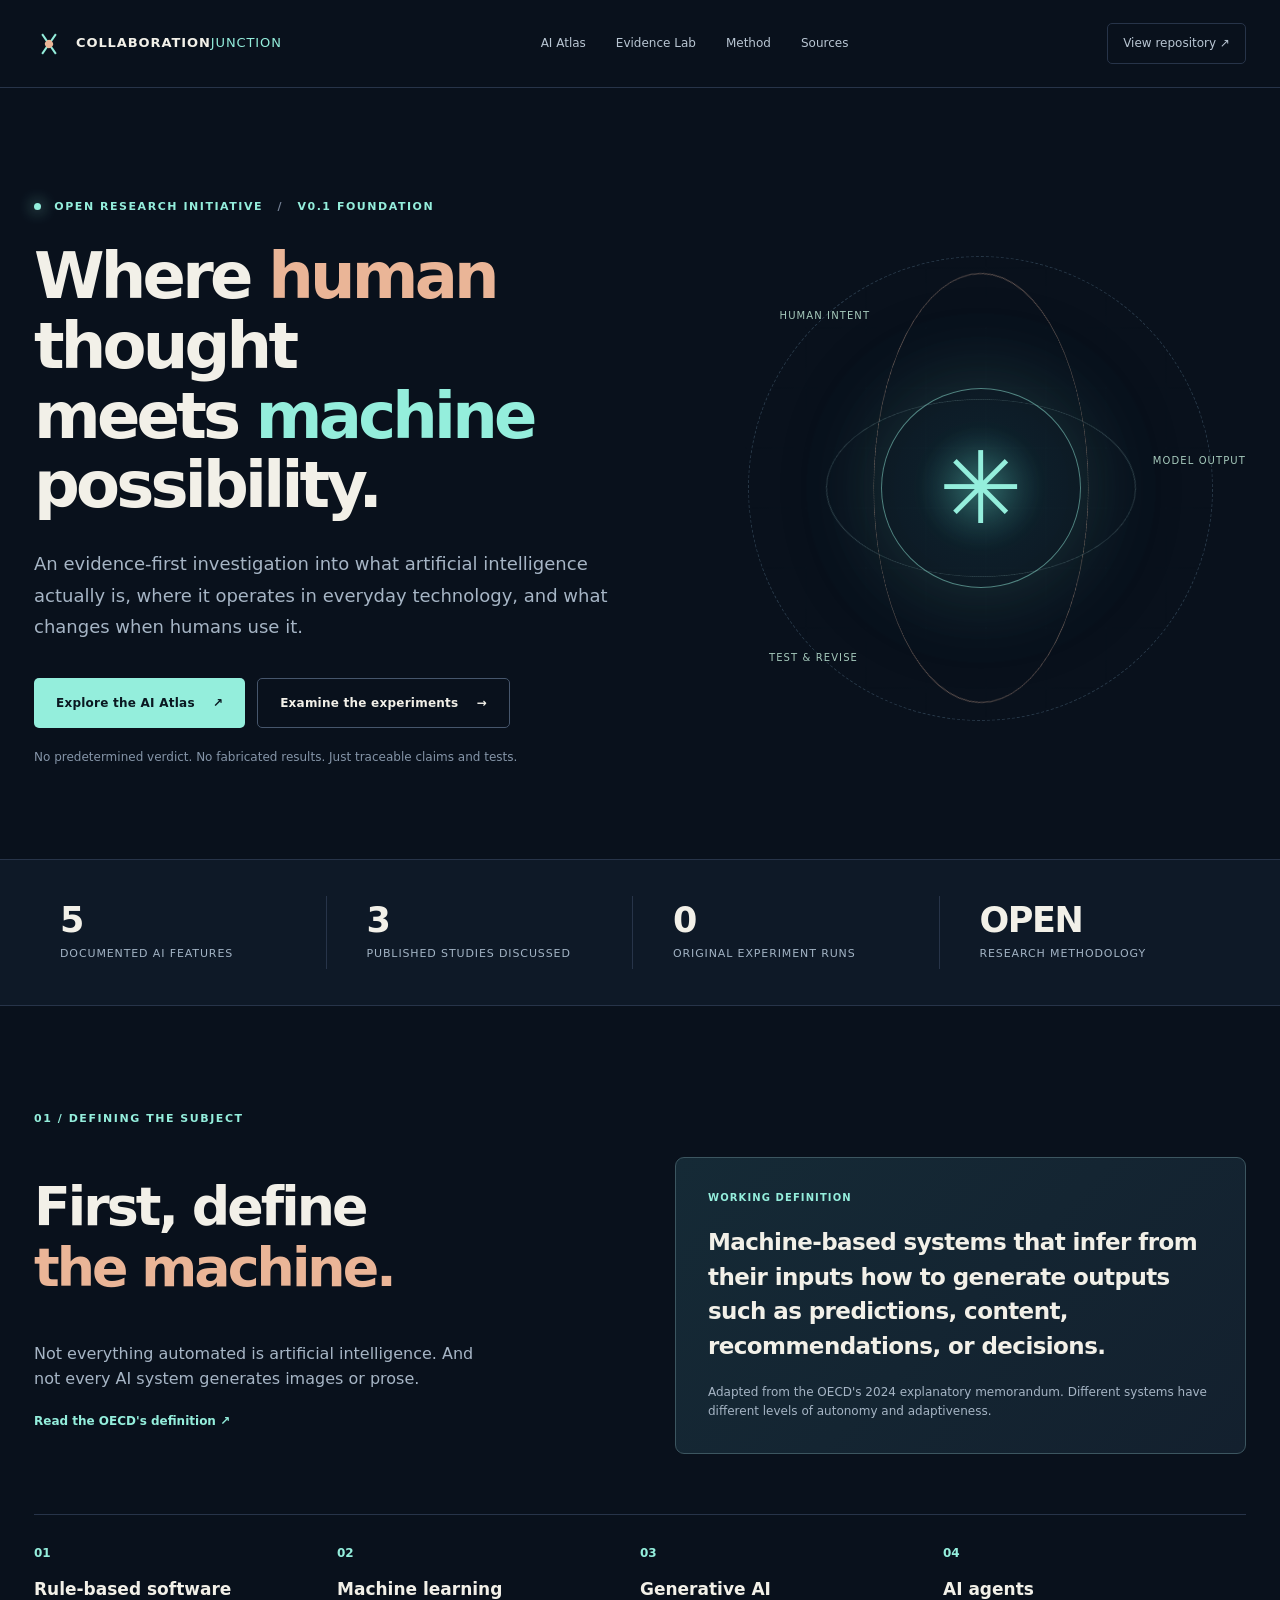
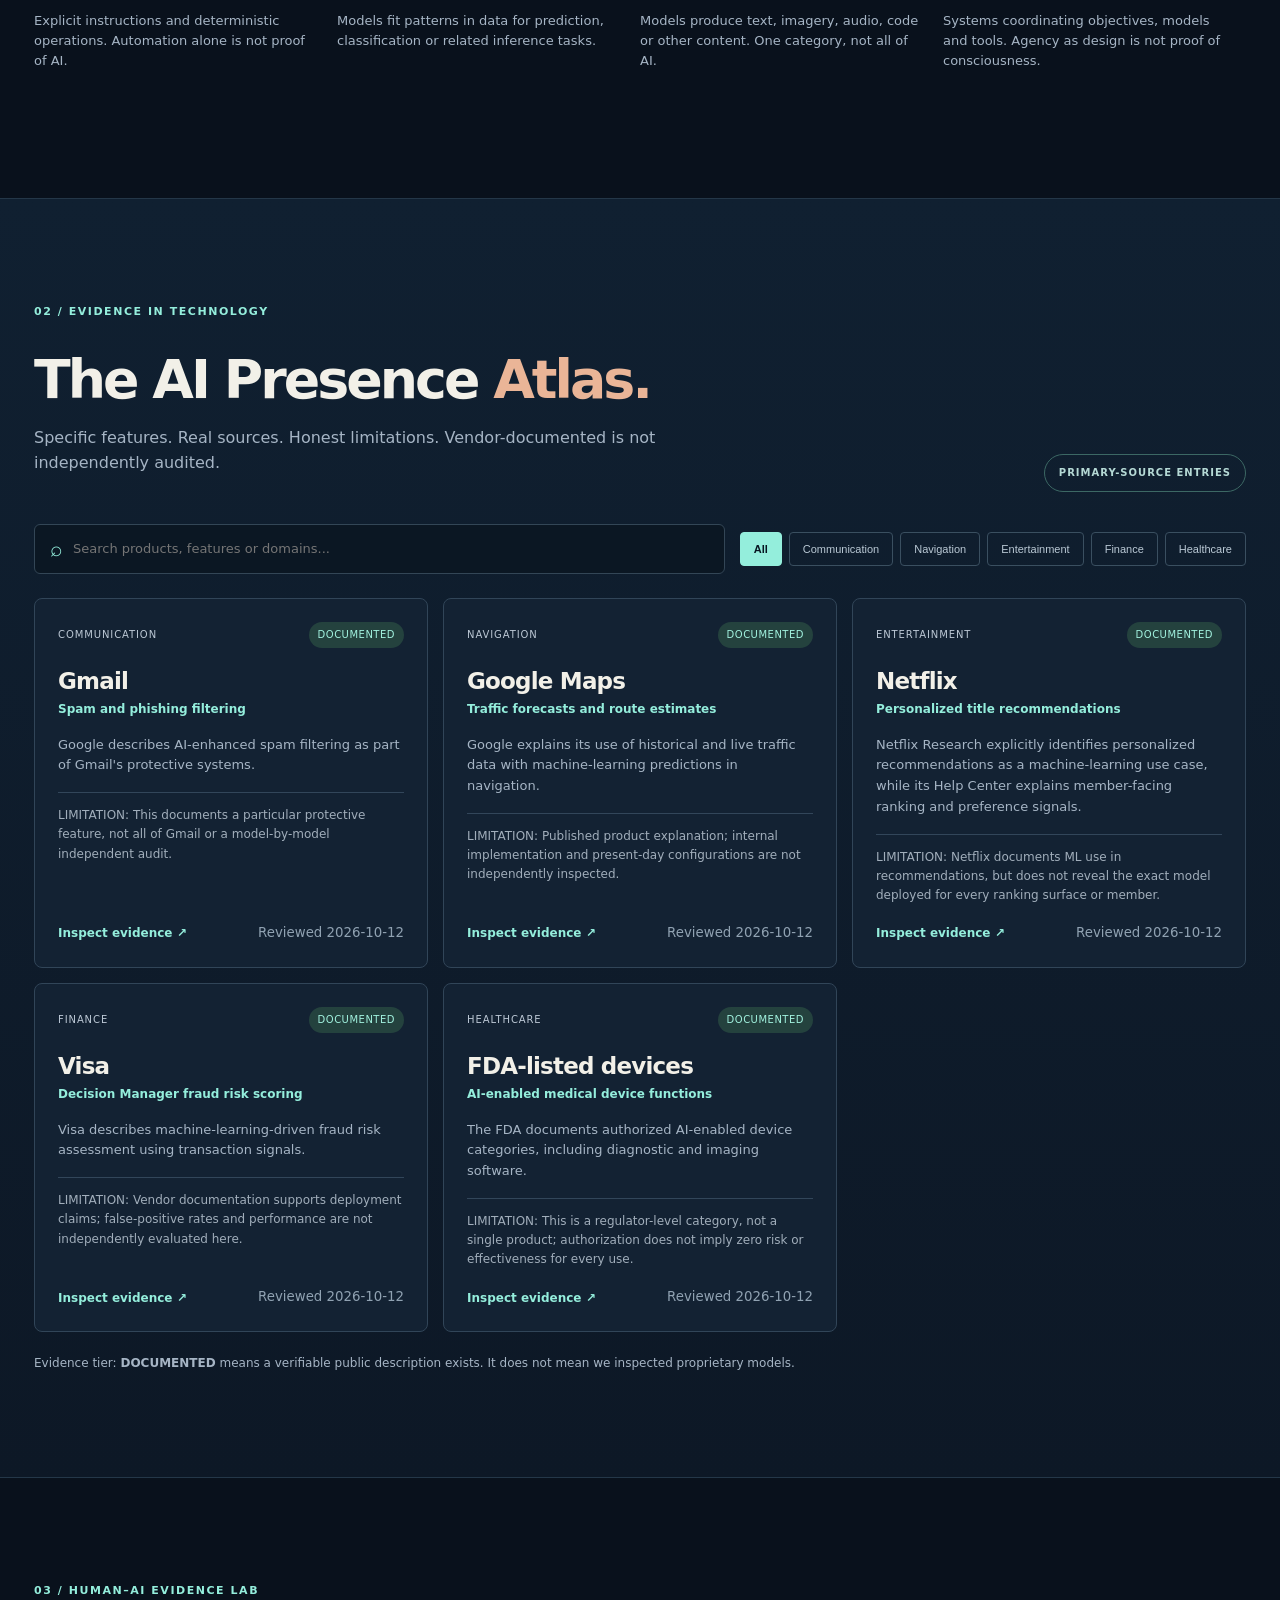
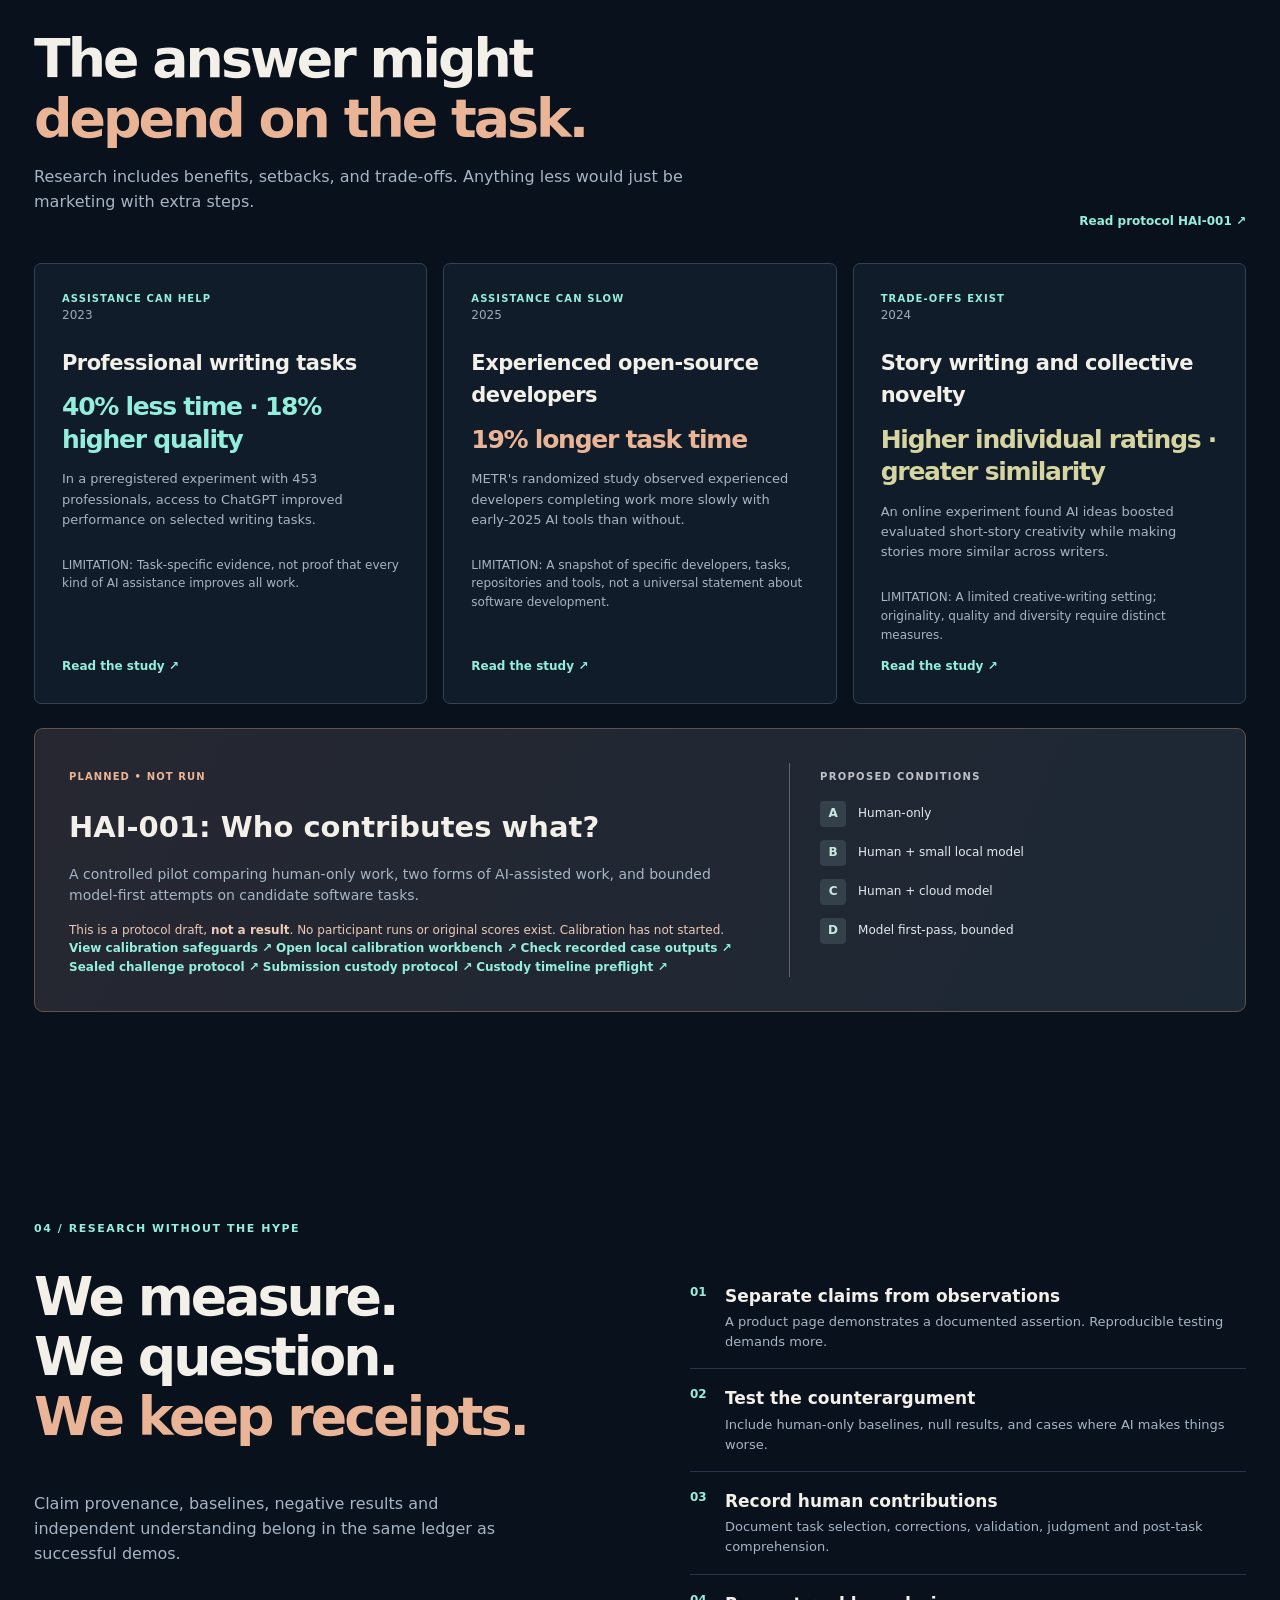
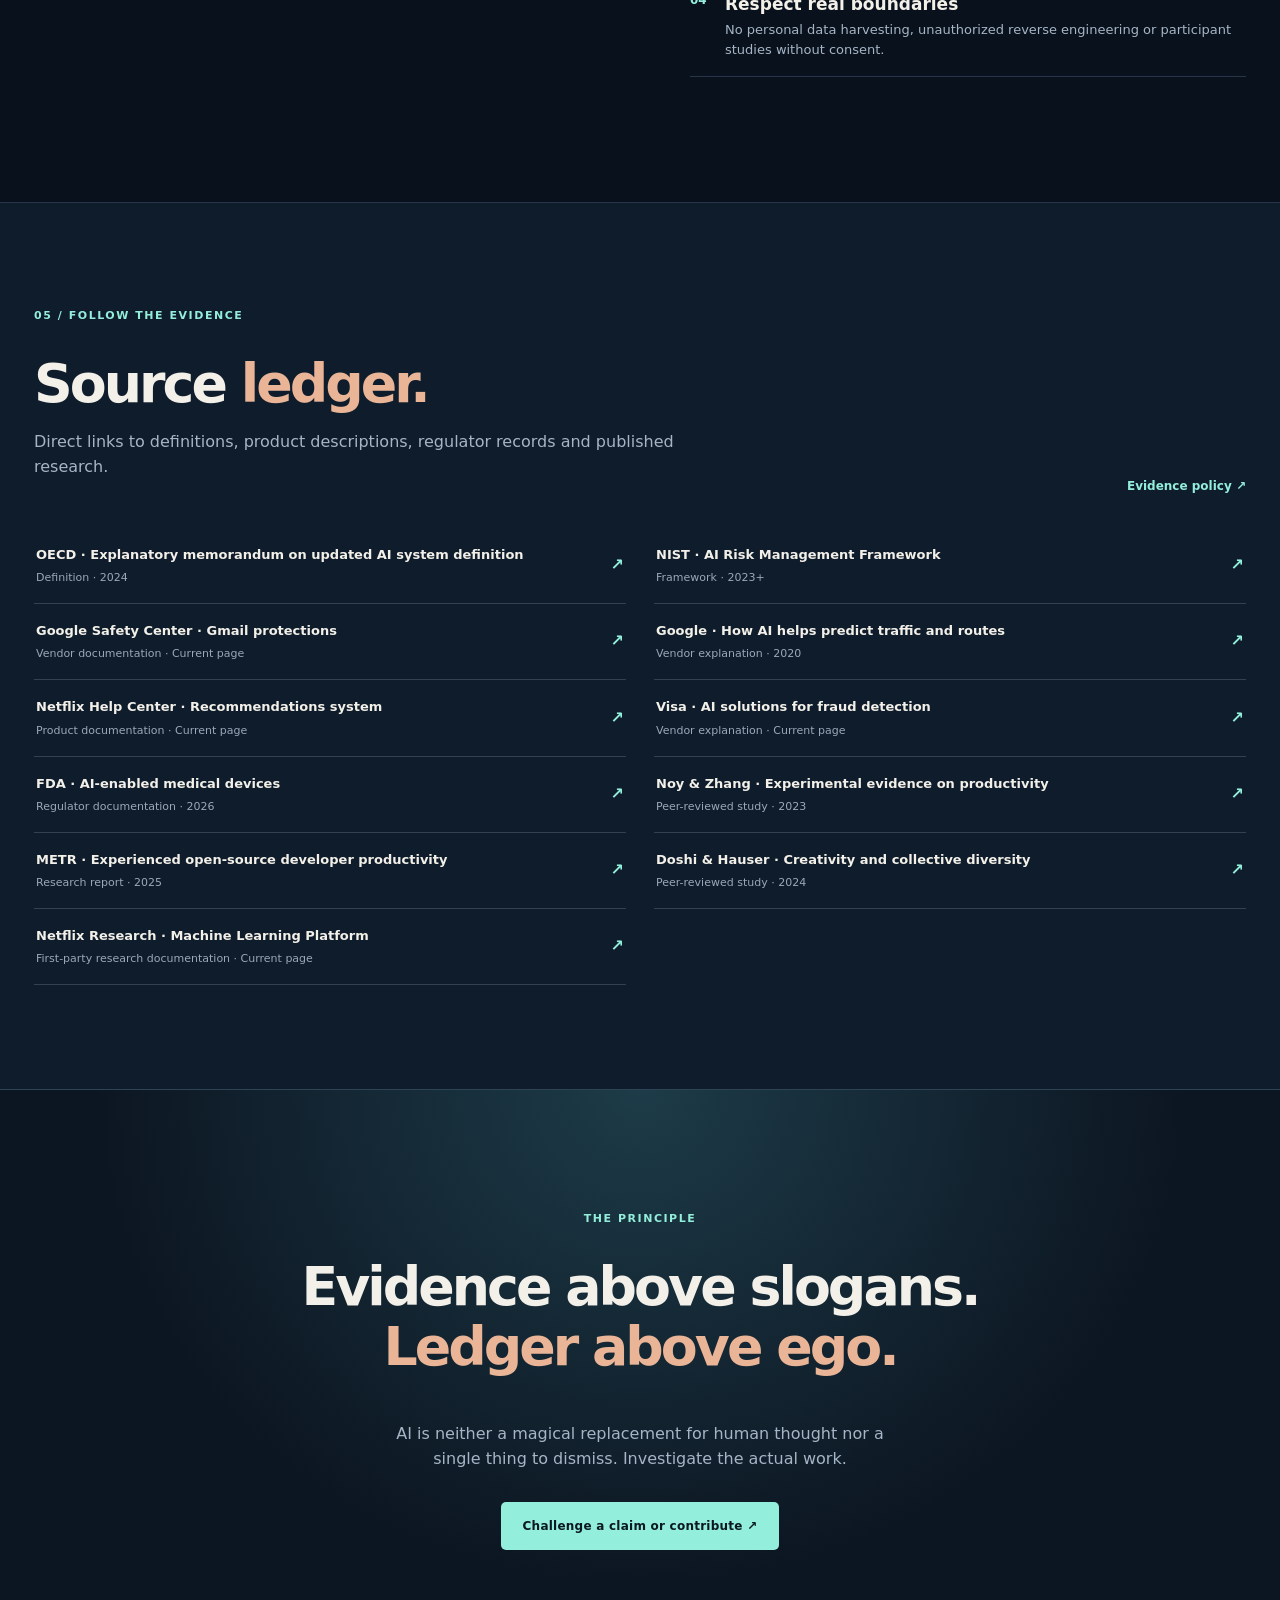
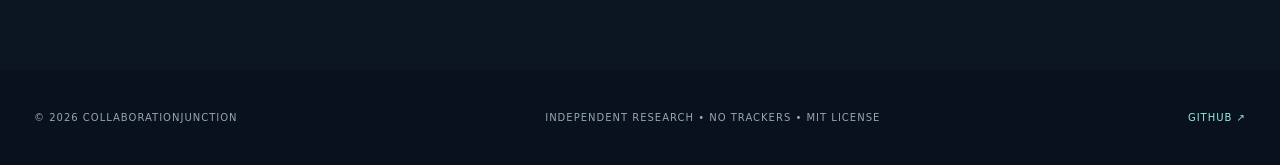
<file: site/index.html>
<!doctype html>
<html lang="en">
<head>
  <meta charset="utf-8">
  <meta name="viewport" content="width=device-width,initial-scale=1">
  <meta name="theme-color" content="#0c1421">
  <meta name="description" content="CollaborationJunction: evidence-first research on AI in technology and measurable human-AI collaboration.">
  <title>CollaborationJunction | Evidence above slogans</title>
  <link rel="stylesheet" href="./assets/style.css">
  <script defer src="./assets/app.js"></script>
</head>
<body>
  <a class="skip" href="#main">Skip to content</a>
  <div class="page-shell">
    <header class="site-header">
      <a class="brand" href="#top" aria-label="CollaborationJunction home"><span class="logo" aria-hidden="true"><span></span><span></span><span></span></span><span>COLLABORATION<span class="brand-light">JUNCTION</span></span></a>
      <nav class="navigation" aria-label="Primary navigation">
        <a href="#atlas">AI Atlas</a><a href="#lab">Evidence Lab</a><a href="#method">Method</a><a href="#sources">Sources</a>
      </nav>
      <a class="repo-link" href="https://github.com/MichaelWave369/CollaborationJunction" target="_blank" rel="noopener noreferrer">View repository <span aria-hidden="true">↗</span></a>
    </header>
    <main id="main">
      <section id="top" class="hero">
        <div class="hero-content">
          <div class="eyebrow"><span class="pulse"></span> OPEN RESEARCH INITIATIVE <span class="separator">/</span> V0.1 FOUNDATION</div>
          <h1>Where <em>human</em> thought<br>meets <span class="text-glow">machine</span> possibility.</h1>
          <p class="hero-lede">An evidence-first investigation into what artificial intelligence actually is, where it operates in everyday technology, and what changes when humans use it.</p>
          <div class="hero-actions"><a class="button primary" href="#atlas">Explore the AI Atlas <span aria-hidden="true">↗</span></a><a class="button secondary" href="#lab">Examine the experiments <span aria-hidden="true">→</span></a></div>
          <p class="hero-footnote">No predetermined verdict. No fabricated results. Just traceable claims and tests.</p>
        </div>
        <div class="hero-visual" aria-hidden="true"><div class="orbit orbit-1"></div><div class="orbit orbit-2"></div><div class="orbit orbit-3"></div><div class="core"><div class="junction-symbol">✳</div></div><span class="orbit-label label-a">HUMAN INTENT</span><span class="orbit-label label-b">MODEL OUTPUT</span><span class="orbit-label label-c">TEST & REVISE</span><div class="visual-grid"></div></div>
      </section>
      <section class="metrics" aria-label="Research repository summary">
        <div><strong id="count-atlas">—</strong><span>documented AI features</span></div>
        <div><strong id="count-studies">—</strong><span>published studies discussed</span></div>
        <div><strong id="count-runs">0</strong><span>original experiment runs</span></div>
        <div><strong>OPEN</strong><span>research methodology</span></div>
      </section>
      <section class="definition section-pad" id="definition">
        <div class="section-kicker">01 / DEFINING THE SUBJECT</div>
        <div class="definition-grid">
          <div><h2>First, define<br><em>the machine.</em></h2><p>Not everything automated is artificial intelligence. And not every AI system generates images or prose.</p><a class="text-link" href="https://www.oecd.org/content/dam/oecd/en/publications/reports/2024/03/explanatory-memorandum-on-the-updated-oecd-definition-of-an-ai-system_3c815e51/623da898-en.pdf" target="_blank" rel="noopener noreferrer">Read the OECD's definition ↗</a></div>
          <div class="definition-card"><div class="tag">WORKING DEFINITION</div><blockquote>Machine-based systems that infer from their inputs how to generate outputs such as predictions, content, recommendations, or decisions.</blockquote><p>Adapted from the OECD's 2024 explanatory memorandum. Different systems have different levels of autonomy and adaptiveness.</p></div>
        </div>
        <div class="taxonomy" role="list"><div role="listitem"><span>01</span><h3>Rule-based software</h3><p>Explicit instructions and deterministic operations. Automation alone is not proof of AI.</p></div><div role="listitem"><span>02</span><h3>Machine learning</h3><p>Models fit patterns in data for prediction, classification or related inference tasks.</p></div><div role="listitem"><span>03</span><h3>Generative AI</h3><p>Models produce text, imagery, audio, code or other content. One category, not all of AI.</p></div><div role="listitem"><span>04</span><h3>AI agents</h3><p>Systems coordinating objectives, models and tools. Agency as design is not proof of consciousness.</p></div></div>
      </section>
      <section class="atlas section-pad" id="atlas">
        <div class="section-kicker">02 / EVIDENCE IN TECHNOLOGY</div><div class="section-head"><div><h2>The AI Presence <em>Atlas.</em></h2><p>Specific features. Real sources. Honest limitations. Vendor-documented is not independently audited.</p></div><div class="micro-pill">PRIMARY-SOURCE ENTRIES</div></div>
        <div class="filters"><label class="searchbox"><span aria-hidden="true">⌕</span><span class="sr-only">Search documented features</span><input id="atlas-search" type="search" placeholder="Search products, features or domains..." autocomplete="off"></label><div class="filter-pills" id="domain-filters" aria-label="Filter by domain"></div></div>
        <div id="atlas-list" class="card-grid" aria-live="polite"><p class="loading">Loading source-backed entries…</p></div><p class="editorial-note">Evidence tier: <strong>DOCUMENTED</strong> means a verifiable public description exists. It does not mean we inspected proprietary models.</p>
      </section>
      <section class="lab section-pad" id="lab">
        <div class="section-kicker">03 / HUMAN–AI EVIDENCE LAB</div><div class="section-head"><div><h2>The answer might<br><em>depend on the task.</em></h2><p>Research includes benefits, setbacks, and trade-offs. Anything less would just be marketing with extra steps.</p></div><a href="https://github.com/MichaelWave369/CollaborationJunction/blob/main/docs/HAI-001.md" class="text-link">Read protocol HAI-001 ↗</a></div>
        <div class="study-grid" id="study-list" aria-live="polite"><p class="loading">Loading published studies…</p></div>
        <div class="experiment">
          <div><span class="tag orange">PLANNED • NOT RUN</span><h3>HAI-001: Who contributes what?</h3><p>A controlled pilot comparing human-only work, two forms of AI-assisted work, and bounded model-first attempts on candidate software tasks.</p><p class="experiment-disclaimer">This is a protocol draft, <strong>not a result</strong>. No participant runs or original scores exist. Calibration has not started. <a class="text-link" href="https://github.com/MichaelWave369/CollaborationJunction/blob/main/docs/HAI-001-CALIBRATION.md">View calibration safeguards ↗</a> <a class="text-link" href="./calibration/">Open local calibration workbench ↗</a> <a class="text-link" href="./calibration/checker.html">Check recorded case outputs ↗</a> <a class="text-link" href="https://github.com/MichaelWave369/CollaborationJunction/blob/main/docs/HAI-001-HOLDOUT.md">Sealed challenge protocol ↗</a> <a class="text-link" href="https://github.com/MichaelWave369/CollaborationJunction/blob/main/docs/HAI-001-SUBMISSION-CUSTODY.md">Submission custody protocol ↗</a> <a class="text-link" href="https://github.com/MichaelWave369/CollaborationJunction/blob/main/docs/HAI-001-CUSTODY-TIMELINE.md">Custody timeline preflight ↗</a></p></div>
          <div class="experiment-conditions"><span>PROPOSED CONDITIONS</span><div><b>A</b> Human-only</div><div><b>B</b> Human + small local model</div><div><b>C</b> Human + cloud model</div><div><b>D</b> Model first-pass, bounded</div></div>
        </div>
      </section>
      <section class="method section-pad" id="method"><div class="section-kicker">04 / RESEARCH WITHOUT THE HYPE</div><div class="method-grid"><div><h2>We measure.<br>We question.<br><em>We keep receipts.</em></h2><p>Claim provenance, baselines, negative results and independent understanding belong in the same ledger as successful demos.</p></div><div class="principles"><div><span>01</span><h3>Separate claims from observations</h3><p>A product page demonstrates a documented assertion. Reproducible testing demands more.</p></div><div><span>02</span><h3>Test the counterargument</h3><p>Include human-only baselines, null results, and cases where AI makes things worse.</p></div><div><span>03</span><h3>Record human contributions</h3><p>Document task selection, corrections, validation, judgment and post-task comprehension.</p></div><div><span>04</span><h3>Respect real boundaries</h3><p>No personal data harvesting, unauthorized reverse engineering or participant studies without consent.</p></div></div></div></section>
      <section class="sources section-pad" id="sources"><div class="section-kicker">05 / FOLLOW THE EVIDENCE</div><div class="section-head"><div><h2>Source <em>ledger.</em></h2><p>Direct links to definitions, product descriptions, regulator records and published research.</p></div><a class="text-link" href="https://github.com/MichaelWave369/CollaborationJunction/blob/main/docs/ATLAS_POLICY.md">Evidence policy ↗</a></div><div id="source-list" class="source-list"><p class="loading">Loading references…</p></div></section>
      <section class="closing"><span class="section-kicker">THE PRINCIPLE</span><h2>Evidence above slogans.<br><em>Ledger above ego.</em></h2><p>AI is neither a magical replacement for human thought nor a single thing to dismiss. Investigate the actual work.</p><a class="button primary" href="https://github.com/MichaelWave369/CollaborationJunction/issues" target="_blank" rel="noopener noreferrer">Challenge a claim or contribute ↗</a></section>
    </main>
    <footer><span>© 2026 COLLABORATIONJUNCTION</span><span>INDEPENDENT RESEARCH • NO TRACKERS • MIT LICENSE</span><a href="https://github.com/MichaelWave369/CollaborationJunction">GITHUB ↗</a></footer>
  </div>
</body>
</html>
</file>
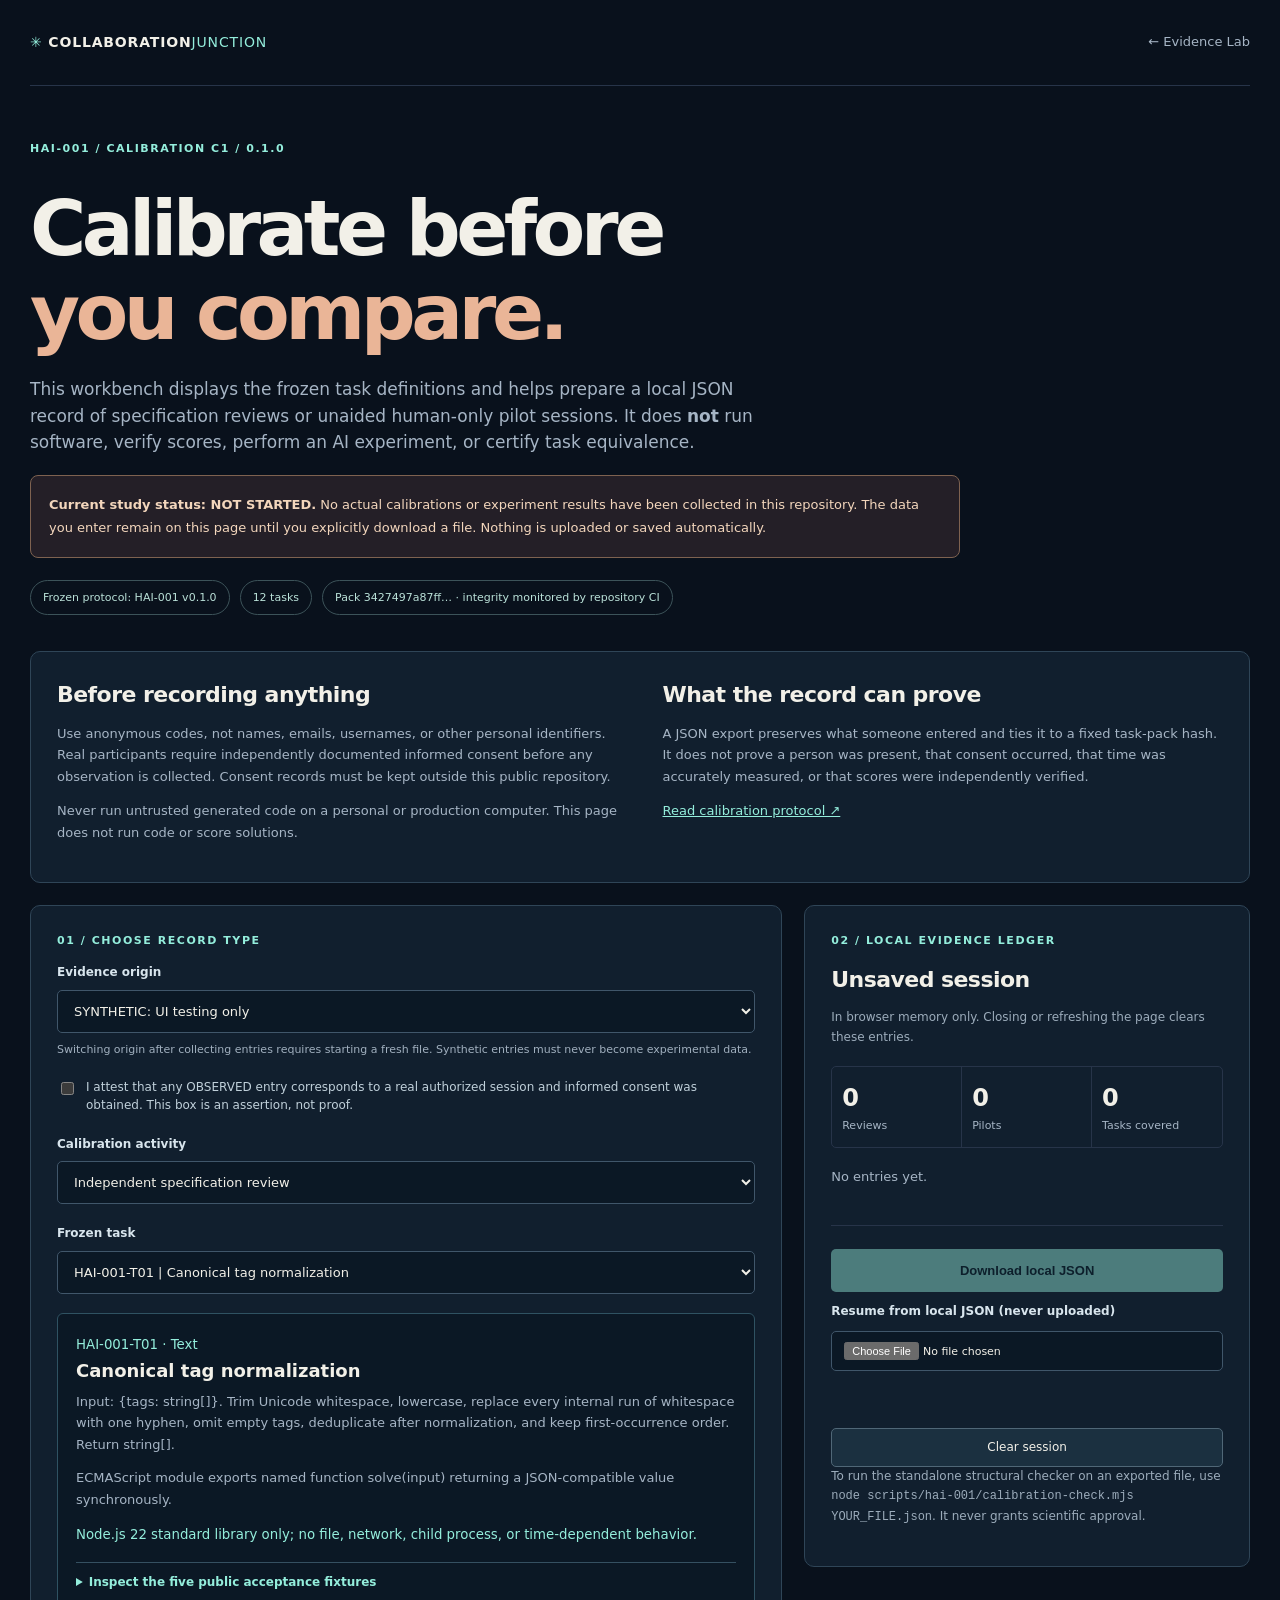
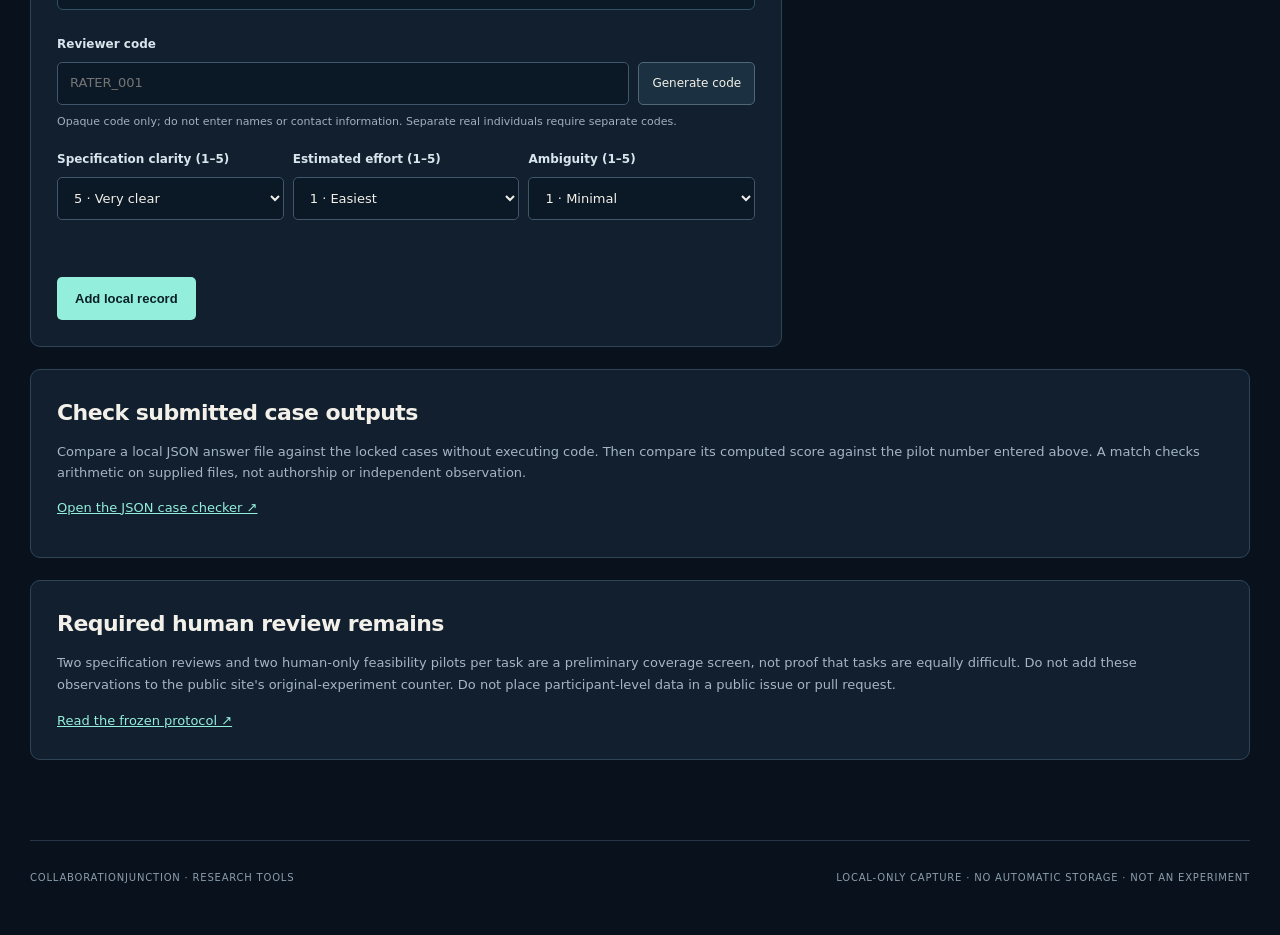
<file: site/calibration/index.html>
<!doctype html>
<html lang="en">
<head>
  <meta charset="utf-8">
  <meta name="viewport" content="width=device-width,initial-scale=1">
  <meta name="theme-color" content="#0c1421">
  <meta name="description" content="Local-only HAI-001 calibration workbench. No uploads, trackers, or AI calls.">
  <title>HAI-001 Calibration Workbench | CollaborationJunction</title>
  <link rel="stylesheet" href="../assets/style.css">
  <link rel="stylesheet" href="./workbench.css">
  <script type="module" src="./workbench.mjs"></script>
</head>
<body>
<a class="skip" href="#main">Skip to calibration form</a>
<div class="wb-shell">
<header class="wb-header">
  <a class="wb-brand" href="../">✳ <span>COLLABORATION<span class="wb-mint">JUNCTION</span></span></a>
  <a href="../#lab">← Evidence Lab</a>
</header>
<main id="main" class="wb-main">
  <section class="wb-intro">
    <span class="section-kicker">HAI-001 / CALIBRATION C1 / 0.1.0</span>
    <h1>Calibrate before<br><em>you compare.</em></h1>
    <p>This workbench displays the frozen task definitions and helps prepare a local JSON record of specification reviews or unaided human-only pilot sessions. It does <strong>not</strong> run software, verify scores, perform an AI experiment, or certify task equivalence.</p>
    <div class="wb-alert"><strong>Current study status: NOT STARTED.</strong> No actual calibrations or experiment results have been collected in this repository. The data you enter remain on this page until you explicitly download a file. Nothing is uploaded or saved automatically.</div>
    <div class="wb-meta"><span>Frozen protocol: HAI-001 v0.1.0</span><span>12 tasks</span><span id="pack-status">Checking task-pack integrity…</span></div>
  </section>
  <section class="wb-panel wb-split" aria-label="Operator safeguards">
    <div>
      <h2>Before recording anything</h2>
      <p>Use anonymous codes, not names, emails, usernames, or other personal identifiers. Real participants require independently documented informed consent before any observation is collected. Consent records must be kept outside this public repository.</p>
      <p>Never run untrusted generated code on a personal or production computer. This page does not run code or score solutions.</p>
    </div>
    <div>
      <h2>What the record can prove</h2>
      <p>A JSON export preserves what someone entered and ties it to a fixed task-pack hash. It does not prove a person was present, that consent occurred, that time was accurately measured, or that scores were independently verified.</p>
      <p><a href="https://github.com/MichaelWave369/CollaborationJunction/blob/main/docs/HAI-001-CALIBRATION.md" target="_blank" rel="noopener noreferrer">Read calibration protocol ↗</a></p>
    </div>
  </section>
  <section class="wb-grid">
    <div class="wb-panel">
      <span class="section-kicker">01 / CHOOSE RECORD TYPE</span>
      <form id="record-form" autocomplete="off">
        <div class="field">
          <label for="origin">Evidence origin</label>
          <select id="origin"><option value="SYNTHETIC">SYNTHETIC: UI testing only</option><option value="OBSERVED">OBSERVED: genuine consented observation</option></select>
          <small>Switching origin after collecting entries requires starting a fresh file. Synthetic entries must never become experimental data.</small>
        </div>
        <label class="checkbox-line"><input id="consent" type="checkbox"> I attest that any OBSERVED entry corresponds to a real authorized session and informed consent was obtained. This box is an assertion, not proof.</label>
        <div class="field">
          <label for="mode">Calibration activity</label>
          <select id="mode"><option value="review">Independent specification review</option><option value="pilot">Human-only pilot (condition A)</option></select>
        </div>
        <div class="field">
          <label for="task">Frozen task</label>
          <select id="task" required></select>
        </div>
        <div id="task-panel" class="task-detail" aria-live="polite"></div>
        <div class="field">
          <label id="operator-label" for="operator-id">Reviewer code</label>
          <div class="wb-inline"><input id="operator-id" required maxlength="48" pattern="[A-Z0-9_-]{3,48}" placeholder="RATER_001"><button id="make-id" type="button">Generate code</button></div>
          <small>Opaque code only; do not enter names or contact information. Separate real individuals require separate codes.</small>
        </div>
        <div id="review-inputs">
          <div class="wb-rating">
            <div class="field"><label for="clarity">Specification clarity (1–5)</label><select id="clarity"><option value="5">5 · Very clear</option><option value="4">4</option><option value="3">3</option><option value="2">2</option><option value="1">1 · Unclear</option></select></div>
            <div class="field"><label for="effort">Estimated effort (1–5)</label><select id="effort"><option value="1">1 · Easiest</option><option value="2">2</option><option value="3">3</option><option value="4">4</option><option value="5">5 · Hardest</option></select></div>
            <div class="field"><label for="ambiguity">Ambiguity (1–5)</label><select id="ambiguity"><option value="1">1 · Minimal</option><option value="2">2</option><option value="3">3</option><option value="4">4</option><option value="5">5 · Severe</option></select></div>
          </div>
        </div>
        <div id="pilot-inputs" hidden>
          <p class="wb-warning">Condition A means no generative AI assistance. All tasks have a 25-minute limit. The stopwatch is advisory and does not attest to what happened.</p>
          <div class="wb-stopwatch"><span id="elapsed" aria-live="off">00:00</span><button type="button" id="start-clock">Start</button><button type="button" id="stop-clock" disabled>Stop</button><button type="button" id="reset-clock">Reset</button></div>
          <div class="wb-rating">
            <div class="field"><label for="seconds">Wall seconds (1–1500)</label><input id="seconds" type="number" min="1" max="1500" step="1" placeholder="300"></div>
            <div class="field"><label for="passed">Acceptance cases passed (0–5)</label><select id="passed"><option value="0">0</option><option value="1">1</option><option value="2">2</option><option value="3">3</option><option value="4">4</option><option value="5">5</option></select></div>
          </div>
          <label class="checkbox-line"><input type="checkbox" id="crosschecked"> An independent scorer actually checked the case results against retained test receipts. Do not tick this based on a model's claim.</label>
        </div>
        <p id="form-status" class="wb-status" role="status" aria-live="polite"></p>
        <button class="wb-submit" type="submit" id="add-entry">Add local record</button>
      </form>
    </div>
    <aside class="wb-panel wb-ledger" aria-label="Local work ledger">
      <span class="section-kicker">02 / LOCAL EVIDENCE LEDGER</span>
      <h2>Unsaved session</h2>
      <p class="wb-caption">In browser memory only. Closing or refreshing the page clears these entries.</p>
      <div class="wb-counts"><div><b id="reviews-count">0</b><span>Reviews</span></div><div><b id="pilots-count">0</b><span>Pilots</span></div><div><b id="tasks-count">0</b><span>Tasks covered</span></div></div>
      <div id="ledger-items" class="wb-list" aria-live="polite"><p>No entries yet.</p></div>
      <div class="wb-export">
        <button id="export-json" type="button" disabled>Download local JSON</button>
        <label for="import-json">Resume from local JSON (never uploaded)</label>
        <input type="file" id="import-json" accept=".json,application/json">
        <p id="import-status" class="wb-status" role="status" aria-live="polite"></p>
        <button id="clear-session" class="wb-secondary" type="button">Clear session</button>
      </div>
      <p class="wb-caption">To run the standalone structural checker on an exported file, use <code>node scripts/hai-001/calibration-check.mjs YOUR_FILE.json</code>. It never grants scientific approval.</p>
    </aside>
  </section>
  <section class="wb-panel wb-ethics">
    <h2>Check submitted case outputs</h2>
    <p>Compare a local JSON answer file against the locked cases without executing code. Then compare its computed score against the pilot number entered above. A match checks arithmetic on supplied files, not authorship or independent observation.</p>
    <p><a href="./checker.html">Open the JSON case checker ↗</a></p>
  </section>
  <section class="wb-panel wb-ethics">
    <h2>Required human review remains</h2>
    <p>Two specification reviews and two human-only feasibility pilots per task are a preliminary coverage screen, not proof that tasks are equally difficult. Do not add these observations to the public site's original-experiment counter. Do not place participant-level data in a public issue or pull request.</p>
    <a href="https://github.com/MichaelWave369/CollaborationJunction/blob/main/protocols/HAI-001/README.md">Read the frozen protocol ↗</a>
  </section>
</main>
<footer class="wb-footer"><span>COLLABORATIONJUNCTION · RESEARCH TOOLS</span><span>LOCAL-ONLY CAPTURE · NO AUTOMATIC STORAGE · NOT AN EXPERIMENT</span></footer>
</div>
</body>
</html>
</file>
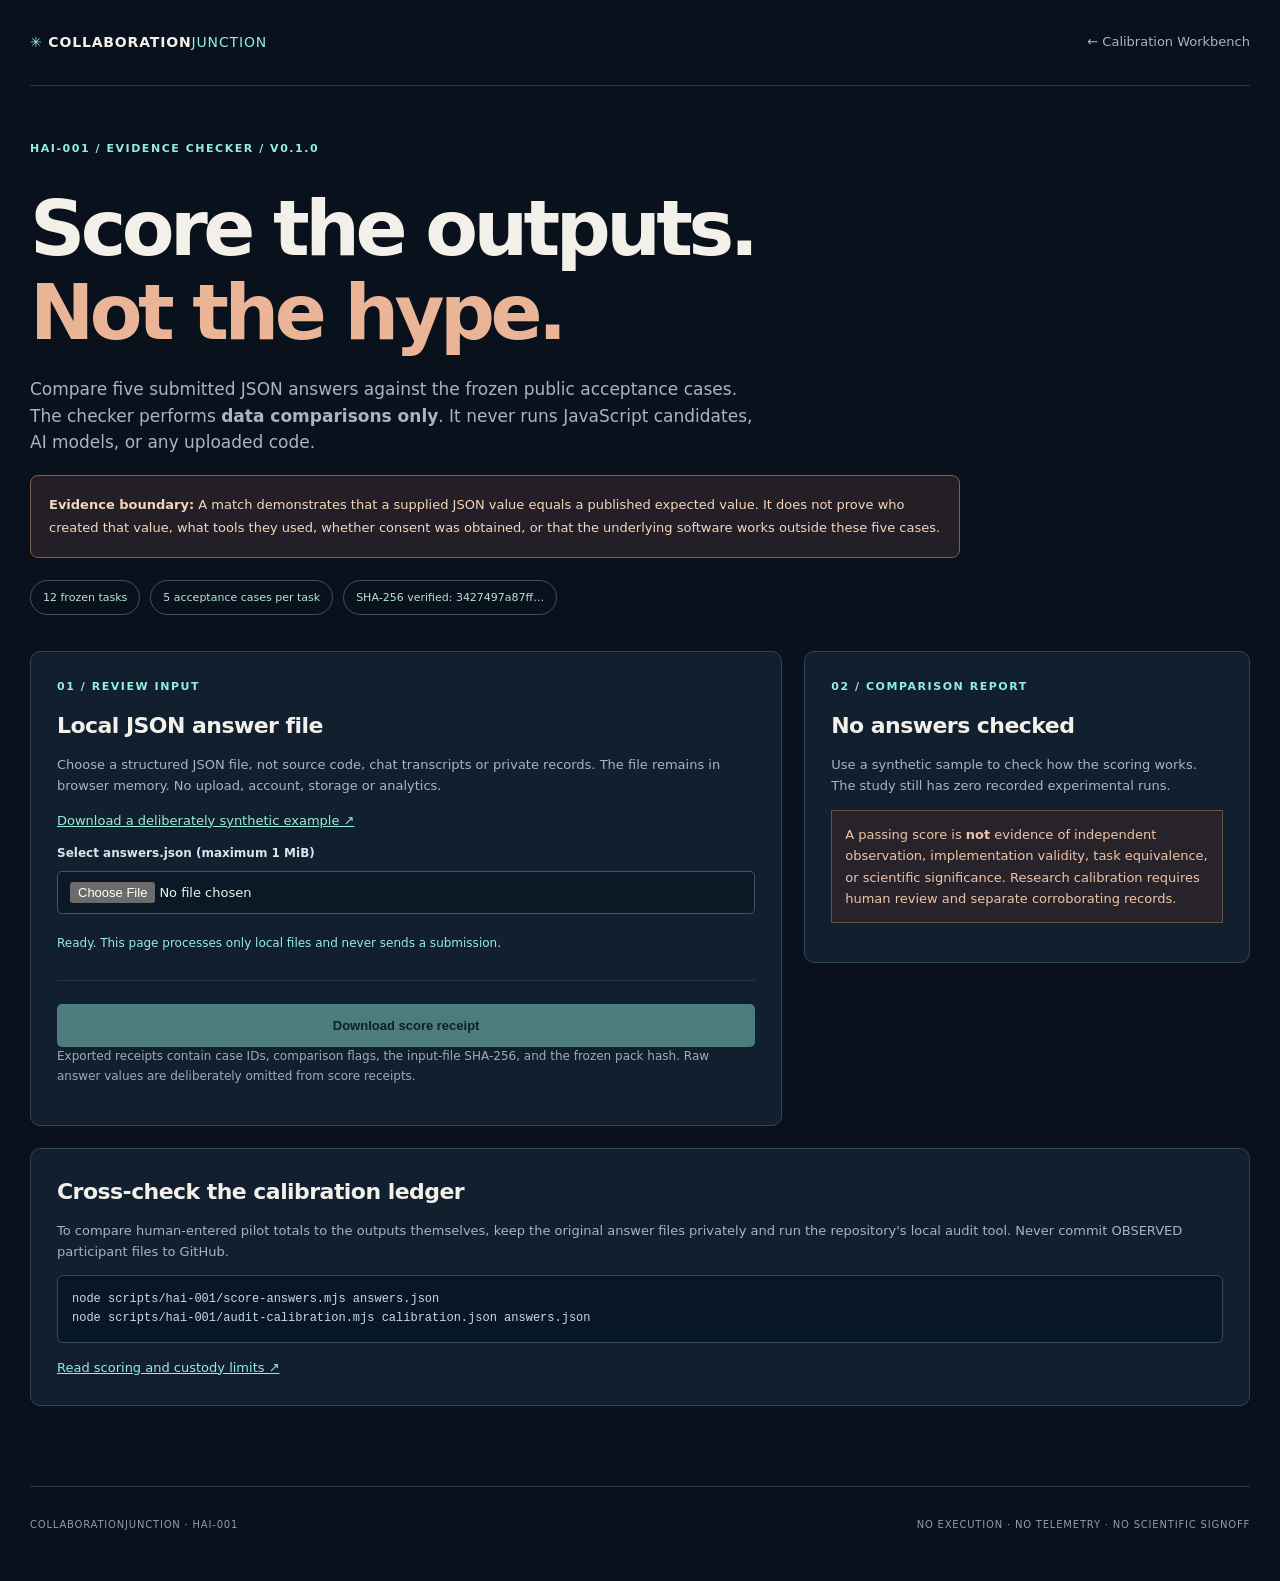
<file: site/calibration/checker.html>
<!doctype html>
<html lang="en">
<head>
<meta charset="utf-8">
<meta name="viewport" content="width=device-width,initial-scale=1">
<meta name="theme-color" content="#0c1421">
<meta name="description" content="HAI-001 deterministic local JSON case checker. Never executes submitted code.">
<title>HAI-001 Case Checker | CollaborationJunction</title>
<link rel="stylesheet" href="../assets/style.css">
<link rel="stylesheet" href="./workbench.css">
<script type="module" src="./checker.mjs"></script>
</head>
<body><a class="skip" href="#main">Skip to case checker</a>
<div class="wb-shell">
<header class="wb-header"><a class="wb-brand" href="../">✳ <span>COLLABORATION<span class="wb-mint">JUNCTION</span></span></a><a href="./">← Calibration Workbench</a></header>
<main id="main" class="wb-main">
<section class="wb-intro">
<span class="section-kicker">HAI-001 / EVIDENCE CHECKER / V0.1.0</span>
<h1>Score the outputs.<br><em>Not the hype.</em></h1>
<p>Compare five submitted JSON answers against the frozen public acceptance cases. The checker performs <strong>data comparisons only</strong>. It never runs JavaScript candidates, AI models, or any uploaded code.</p>
<div class="wb-alert"><strong>Evidence boundary:</strong> A match demonstrates that a supplied JSON value equals a published expected value. It does not prove who created that value, what tools they used, whether consent was obtained, or that the underlying software works outside these five cases.</div>
<div class="wb-meta"><span>12 frozen tasks</span><span>5 acceptance cases per task</span><span id="integrity">Verifying frozen fixtures…</span></div>
</section>
<div class="wb-grid">
<section class="wb-panel">
<span class="section-kicker">01 / REVIEW INPUT</span>
<h2>Local JSON answer file</h2>
<p>Choose a structured JSON file, not source code, chat transcripts or private records. The file remains in browser memory. No upload, account, storage or analytics.</p>
<p><a href="./example-answers.json" download>Download a deliberately synthetic example ↗</a></p>
<div class="field"><label for="answer-file">Select answers.json (maximum 1 MiB)</label><input id="answer-file" type="file" accept=".json,application/json" disabled></div>
<p id="checker-status" class="wb-status" role="status" aria-live="polite">Loading frozen source…</p>
<div class="wb-export"><button id="download-receipt" disabled type="button">Download score receipt</button></div>
<p class="wb-caption">Exported receipts contain case IDs, comparison flags, the input-file SHA-256, and the frozen pack hash. Raw answer values are deliberately omitted from score receipts.</p>
</section>
<section class="wb-panel">
<span class="section-kicker">02 / COMPARISON REPORT</span>
<h2 id="score-heading">No answers checked</h2>
<p id="score-detail">Use a synthetic sample to check how the scoring works. The study still has zero recorded experimental runs.</p>
<div id="case-results" class="wb-list" aria-live="polite"></div>
<p class="wb-warning">A passing score is <strong>not</strong> evidence of independent observation, implementation validity, task equivalence, or scientific significance. Research calibration requires human review and separate corroborating records.</p>
</section>
</div>
<section class="wb-panel wb-ethics">
<h2>Cross-check the calibration ledger</h2>
<p>To compare human-entered pilot totals to the outputs themselves, keep the original answer files privately and run the repository's local audit tool. Never commit OBSERVED participant files to GitHub.</p>
<pre class="wb-json">node scripts/hai-001/score-answers.mjs answers.json
node scripts/hai-001/audit-calibration.mjs calibration.json answers.json</pre>
<a href="https://github.com/MichaelWave369/CollaborationJunction/blob/main/docs/HAI-001-SCORING.md">Read scoring and custody limits ↗</a>
</section>
</main>
<footer class="wb-footer"><span>COLLABORATIONJUNCTION · HAI-001</span><span>NO EXECUTION · NO TELEMETRY · NO SCIENTIFIC SIGNOFF</span></footer>
</div>
</body>
</html>
</file>
<file: site/assets/style.css>
:root{color-scheme:dark;--bg:#09111c;--navy:#0e1927;--panel:#121e2d;--line:#273449;--white:#f2f0e8;--muted:#a6b5c5;--cyan:#94eedc;--orange:#eab597;--max:1280px}*{box-sizing:border-box}html{scroll-behavior:smooth;scroll-padding-top:80px}body{margin:0;background:var(--bg);color:var(--white);font-family:Inter,ui-sans-serif,system-ui,-apple-system,BlinkMacSystemFont,"Segoe UI",sans-serif;line-height:1.55}a{color:inherit}a:focus-visible,button:focus-visible,input:focus-visible{outline:3px solid var(--cyan);outline-offset:4px}.page-shell{overflow:hidden}.skip{position:absolute;top:-100px;left:14px;z-index:999;background:var(--cyan);color:#071521;padding:10px 15px}.skip:focus{top:12px}.site-header{max-width:var(--max);margin:auto;min-height:88px;padding:0 34px;display:flex;align-items:center;justify-content:space-between;gap:26px;border-bottom:1px solid var(--line)}.brand{font-size:13px;letter-spacing:.07em;font-weight:900;white-space:nowrap;text-decoration:none;display:flex;align-items:center;gap:12px}.brand-light{font-weight:350;color:var(--cyan)}.logo{width:30px;height:30px;display:block;position:relative}.logo span{position:absolute;background:var(--cyan);height:2px;width:24px;left:3px;top:14px;transform:rotate(55deg)}.logo span:nth-child(2){transform:rotate(-55deg)}.logo span:nth-child(3){width:8px;height:8px;border-radius:100%;top:11px;left:11px;background:var(--orange)}.navigation{display:flex;gap:30px}.navigation a,.repo-link{font-size:12px;text-decoration:none;color:#b9c6d3;white-space:nowrap}.navigation a:hover,.repo-link:hover,.text-link:hover{color:var(--cyan)}.repo-link{border:1px solid var(--line);padding:10px 15px;border-radius:5px}.hero{position:relative;min-height:675px;max-width:var(--max);margin:auto;padding:110px 34px 80px;display:grid;grid-template-columns:1.23fr 1fr;gap:30px;align-items:center}.hero-content{position:relative;z-index:2}.eyebrow,.section-kicker{color:var(--cyan);font-weight:800;letter-spacing:.14em;font-size:11px}.pulse{display:inline-block;width:7px;height:7px;background:var(--cyan);border-radius:50%;margin-right:8px;box-shadow:0 0 15px var(--cyan)}.separator{color:#758296;margin:0 9px}h1,h2,h3,p{margin-top:0}h1{font-size:clamp(44px,5vw,76px);line-height:1.09;letter-spacing:-.059em;font-weight:800;margin:27px 0}h1 em,h2 em{font-style:normal;color:var(--orange)}.text-glow{color:var(--cyan)}.hero-lede{font-size:18px;line-height:1.75;max-width:620px;color:var(--muted)}.hero-actions{display:flex;gap:12px;flex-wrap:wrap;margin:35px 0 20px}.button{padding:15px 22px;border-radius:5px;text-decoration:none;font-weight:800;font-size:12px;letter-spacing:.02em;display:inline-flex;align-items:center;gap:18px}.primary{background:var(--cyan);color:#0a1821}.primary:hover{background:#c5fff3}.secondary{border:1px solid #46566c;color:var(--white)}.secondary:hover{background:#18283a}.hero-footnote{font-size:12px;color:#8595a8}.hero-visual{height:500px;position:relative;display:flex;justify-content:center;align-items:center;isolation:isolate}.visual-grid{position:absolute;inset:0;background:linear-gradient(to right,transparent 49%,#6da8a020 50%,transparent 51%),linear-gradient(to bottom,transparent 49%,#6da8a020 50%,transparent 51%);background-size:60px 60px;mask-image:radial-gradient(circle,black 0%,transparent 70%);z-index:-1}.orbit{position:absolute;border:1px solid #7b9fa155;border-radius:50%;aspect-ratio:1}.orbit-1{width:310px;transform:rotateX(55deg) rotate(-27deg)}.orbit-2{width:430px;transform:rotateY(60deg) rotate(23deg);border-color:#dfb29b6c}.orbit-3{width:465px;transform:rotate(47deg);border-style:dashed;border-color:#4b667b77}.core{border:1px solid #94eedc80;background:radial-gradient(circle,#2a7a7785,#142f3a77 45%,#10202a8a 80%);width:200px;height:200px;border-radius:50%;display:grid;place-items:center;box-shadow:0 0 90px #60b6ad30,0 0 120px #2b5b5f29}.junction-symbol{font-size:100px;color:var(--cyan);text-shadow:0 0 35px #8deddb70}.orbit-label{position:absolute;color:#a6cabc;letter-spacing:.11em;font-size:10px}.label-a{top:70px;left:12%}.label-b{right:0;top:43%}.label-c{left:10%;bottom:73px}.metrics{border-top:1px solid var(--line);border-bottom:1px solid var(--line);background:#0e1927;display:grid;grid-template-columns:repeat(4,1fr);padding:36px max(34px,calc((100vw - 1212px)/2));gap:14px}.metrics>div{padding:4px 26px;border-right:1px solid var(--line)}.metrics>div:last-child{border:0}.metrics strong{display:block;font-size:35px;line-height:1.15;letter-spacing:-.04em;color:var(--white)}.metrics span{font-size:11px;text-transform:uppercase;letter-spacing:.08em;color:#a2b3c4}.section-pad{max-width:var(--max);margin:auto;padding:104px 34px}.section-kicker{margin-bottom:30px;display:block}.section-head{display:flex;justify-content:space-between;gap:25px;align-items:end;margin-bottom:32px}.section-head p{max-width:680px}.section-head h2{margin-bottom:16px}.section-pad h2,.closing h2{font-size:clamp(38px,4.2vw,62px);letter-spacing:-.055em;line-height:1.12}.section-pad p{color:var(--muted)}.definition-grid{display:grid;grid-template-columns:1fr 1fr;gap:70px;align-items:center}.definition-grid>div:first-child>p{max-width:450px}.definition-card{padding:32px;background:linear-gradient(135deg,#152a36,#13202e);border:1px solid #3c5660;border-radius:9px}.tag{font-size:10px;letter-spacing:.11em;color:var(--cyan);font-weight:900}.definition-card blockquote{font-size:23px;line-height:1.5;margin:20px 0;font-weight:700;letter-spacing:-.025em}.definition-card p{margin-bottom:0;font-size:12px}.text-link{font-weight:800;color:var(--cyan);text-decoration:none;font-size:12px}.taxonomy{display:grid;grid-template-columns:repeat(4,1fr);margin-top:60px;border-top:1px solid var(--line)}.taxonomy>div{padding:25px 20px 10px 0}.taxonomy span,.principles span{font-size:12px;color:var(--cyan);font-weight:800}.taxonomy h3{font-size:17px;margin:12px 0 8px}.taxonomy p{font-size:13px}.atlas{background:linear-gradient(#102031,#0d1826);max-width:none;padding-left:max(34px,calc((100vw - 1212px)/2));padding-right:max(34px,calc((100vw - 1212px)/2));border-top:1px solid #243748;border-bottom:1px solid #243748}.micro-pill{color:#b5d9d5;border:1px solid #3c6864;letter-spacing:.1em;font-size:10px;font-weight:800;padding:10px 14px;border-radius:50px;white-space:nowrap}.filters{display:flex;justify-content:space-between;align-items:center;gap:15px;margin-bottom:24px;flex-wrap:wrap}.searchbox{flex:1;min-width:260px;background:#0b1723;border:1px solid #334656;border-radius:6px;display:flex;align-items:center;gap:10px;color:var(--cyan);padding:0 15px}.searchbox span{font-size:21px}.searchbox input{width:100%;padding:14px 0;background:transparent;border:0;color:var(--white);font:inherit;font-size:13px;outline:none}.searchbox input:focus-visible{outline:none}.searchbox:focus-within{outline:2px solid var(--cyan)}.filter-pills{display:flex;gap:7px;flex-wrap:wrap}.filter-pills button{cursor:pointer;border-radius:4px;border:1px solid #3a4f60;color:#bac9d5;background:transparent;padding:10px 13px;font-size:11px}.filter-pills button[aria-pressed="true"]{background:var(--cyan);color:#071521;border-color:var(--cyan);font-weight:800}.card-grid{display:grid;grid-template-columns:repeat(3,minmax(0,1fr));gap:15px}.atlas-card{background:#132233;border:1px solid #314558;border-radius:8px;padding:23px;min-height:290px;display:flex;flex-direction:column;align-items:flex-start}.atlas-card .card-top{display:flex;justify-content:space-between;width:100%;gap:14px;align-items:center}.domain{font-size:10px;color:#bcc8d5;text-transform:uppercase;letter-spacing:.09em}.evidence-mark{background:#24423e;color:#a1f1de;font-size:10px;letter-spacing:.05em;border-radius:40px;padding:5px 9px}.atlas-card h3{font-size:23px;letter-spacing:-.035em;line-height:1.15;margin:20px 0 6px}.feature{color:var(--cyan);font-size:12px;font-weight:700}.atlas-card p{font-size:13px;line-height:1.6;margin:16px 0}.atlas-card .caveat{color:#a1aebb;font-size:12px;border-top:1px solid #32465a;padding-top:13px;margin:0 0 18px}.atlas-card .card-bottom{margin-top:auto;width:100%;display:flex;justify-content:space-between;align-items:center;gap:10px}.atlas-card a{color:var(--cyan);font-weight:800;font-size:12px;text-decoration:none}.atlas-card small{color:#90a2b2}.editorial-note{font-size:12px;margin:22px 0 0}.study-grid{display:grid;grid-template-columns:repeat(3,minmax(0,1fr));gap:16px}.study-card{background:#101c29;padding:27px;border:1px solid #324252;border-radius:7px;display:flex;flex-direction:column}.study-card .year{font-size:12px;color:#9cabbc}.study-card h3{font-size:21px;margin:22px 0 12px;letter-spacing:-.025em}.study-card .outcome{font-size:25px;color:var(--cyan);font-weight:800;letter-spacing:-.05em;line-height:1.3}.study-card[data-direction="negative"] .outcome{color:var(--orange)}.study-card[data-direction="mixed"] .outcome{color:#d6d5a2}.study-card p{font-size:13px;margin:13px 0}.study-card .caveat{font-size:12px}.study-card .source-anchor{margin-top:auto;color:var(--cyan);font-size:12px;font-weight:800;text-decoration:none}.experiment{display:grid;grid-template-columns:1.6fr 1fr;gap:45px;border:1px solid #645344;background:linear-gradient(115deg,#262731,#1c2834);border-radius:9px;padding:34px;margin-top:24px}.tag.orange{color:var(--orange)}.experiment h3{font-size:29px;margin:17px 0 14px}.experiment p{font-size:14px}.experiment .experiment-disclaimer{color:#ecc9b4;font-size:12px;margin-bottom:0}.experiment-conditions{border-left:1px solid #626271;padding-left:30px}.experiment-conditions>span{font-size:10px;letter-spacing:.13em;color:#bdc1c8;font-weight:900}.experiment-conditions>div{display:flex;gap:12px;align-items:center;color:#e3e9ee;font-size:12px;margin:13px 0}.experiment-conditions b{background:#34414a;color:#c9e8e0;width:26px;height:26px;display:grid;place-items:center;border-radius:4px}.method{padding-bottom:125px}.method-grid{display:grid;grid-template-columns:1fr 1fr;gap:100px}.method-grid>div:first-child>p{max-width:500px}.principles>div{display:grid;grid-template-columns:35px 1fr;border-bottom:1px solid var(--line);padding:16px 0}.principles h3{font-size:17px;margin:0}.principles p{grid-column:2;font-size:13px;margin:3px 0 0}.sources{max-width:none;background:#0f1c2b;padding-left:max(34px,calc((100vw - 1212px)/2));padding-right:max(34px,calc((100vw - 1212px)/2));border-top:1px solid var(--line)}.source-list{display:grid;grid-template-columns:repeat(2,minmax(0,1fr));gap:0 28px}.source-row{border-bottom:1px solid #344153;display:flex;gap:20px;align-items:center;justify-content:space-between;padding:17px 2px;text-decoration:none}.source-row:hover{color:var(--cyan)}.source-row span{display:block;font-size:13px;font-weight:700}.source-row small{display:block;color:#99a9b9;font-size:11px;margin-top:4px}.source-row b{color:var(--cyan)}.closing{text-align:center;padding:120px 20px;background:radial-gradient(ellipse at 50% 0%,#1d3b48 0%,#0c1622 60%);border-top:1px solid #2d4454}.closing p{color:var(--muted);max-width:520px;margin:0 auto 30px}.closing .section-kicker{color:var(--cyan)}footer{min-height:95px;max-width:var(--max);margin:auto;padding:22px 34px;display:flex;justify-content:space-between;gap:20px;align-items:center;font-size:10px;letter-spacing:.1em;color:#93a5b7}footer a{text-decoration:none;color:var(--cyan)}.loading,.empty{color:#b1c2d1;font-size:13px;padding:18px}.sr-only{position:absolute;width:1px;height:1px;padding:0;margin:-1px;overflow:hidden;clip:rect(0,0,0,0);white-space:nowrap;border:0}@media(max-width:950px){.navigation{gap:16px}.hero{grid-template-columns:1fr;min-height:600px;padding-top:70px}.hero-visual{position:absolute;right:-140px;top:100px;width:480px;opacity:.22;pointer-events:none}.definition-grid,.method-grid{gap:28px}.card-grid,.study-grid{grid-template-columns:repeat(2,minmax(0,1fr))}.taxonomy{grid-template-columns:repeat(2,1fr)}}@media(max-width:640px){.site-header{min-height:78px;flex-wrap:wrap;padding:15px 20px;gap:13px}.brand{font-size:11px}.navigation{width:100%;order:3;justify-content:space-between;gap:7px}.navigation a{font-size:11px}.repo-link{font-size:10px;padding:8px}.hero{padding:75px 20px 60px;min-height:560px}.hero-visual{right:-260px;opacity:.12}h1{font-size:49px}.hero-lede{font-size:16px}.hero-actions{gap:8px}.button{padding:13px 15px}.metrics{grid-template-columns:repeat(2,1fr);padding:20px}.metrics>div{padding:15px;border-bottom:1px solid var(--line)}.metrics>div:nth-child(2){border-right:0}.metrics>div:nth-child(3),.metrics>div:nth-child(4){border-bottom:0}.metrics strong{font-size:28px}.section-pad{padding:72px 20px}.section-pad h2,.closing h2{font-size:40px}.definition-grid,.method-grid,.experiment{grid-template-columns:1fr}.definition-card{padding:22px}.taxonomy{gap:0}.taxonomy>div{padding-right:14px}.taxonomy h3{font-size:15px}.card-grid,.study-grid,.source-list{grid-template-columns:1fr}.atlas,.sources{padding-left:20px;padding-right:20px}.section-head{align-items:start;flex-direction:column}.micro-pill{white-space:normal}.experiment-conditions{border-left:0;border-top:1px solid #626271;padding:22px 0 0}.closing{padding:90px 20px}footer{padding:24px 20px;flex-wrap:wrap}}@media(prefers-reduced-motion:reduce){html{scroll-behavior:auto}*{animation:none!important;transition:none!important}}
</file>
<file: site/calibration/workbench.css>
.wb-shell{max-width:1280px;margin:0 auto;padding:0 30px}.wb-header{min-height:86px;border-bottom:1px solid var(--line);display:flex;align-items:center;justify-content:space-between;gap:20px}.wb-header a{color:var(--muted);font-size:13px;text-decoration:none}.wb-header a:hover,.wb-panel a:hover{color:var(--cyan)}.wb-header .wb-brand{color:var(--white);font-weight:800;letter-spacing:.06em;font-size:14px}.wb-brand:first-letter{color:var(--cyan)}.wb-mint{font-weight:400;color:var(--cyan)}.wb-main{padding:54px 0 80px}.wb-intro{max-width:950px}.wb-intro h1{font-size:clamp(46px,6vw,80px);margin:22px 0}.wb-intro>p{max-width:740px;color:var(--muted);font-size:17px}.wb-alert{padding:18px;border:1px solid #7e6250;color:#f3d6bc;background:#241f27;border-radius:8px;max-width:930px;font-size:13px;line-height:1.7;margin-top:20px}.wb-meta{display:flex;gap:10px;flex-wrap:wrap;margin:22px 0 36px}.wb-meta span{padding:8px 12px;border:1px solid #3c5359;border-radius:50px;font-size:11px;color:#bae1d8}.wb-panel{background:#111f2e;border:1px solid #2f4557;border-radius:10px;padding:26px}.wb-split{display:grid;grid-template-columns:1fr 1fr;gap:45px;margin-bottom:22px}.wb-panel h2{font-size:22px;letter-spacing:-.025em;margin-bottom:11px}.wb-panel p{color:var(--muted);font-size:13px;line-height:1.65}.wb-panel a{color:var(--cyan);font-size:13px}.wb-grid{display:grid;grid-template-columns:minmax(0,1.35fr) minmax(300px,.8fr);gap:22px;align-items:start}.wb-panel .section-kicker{margin-bottom:14px}.field{display:flex;flex-direction:column;gap:8px;margin-bottom:20px}.field>label,.wb-export>label{font-size:12px;font-weight:750;color:#d8e5ed}.field>small{color:#a1b0bf;font-size:11px}.field select,.field input,.wb-export input[type=file]{min-width:0;width:100%;min-height:43px;background:#0b1825;color:var(--white);border:1px solid #40566a;border-radius:5px;padding:10px 12px;font:inherit;font-size:13px}.field option{background:#0b1825}.checkbox-line{display:flex;align-items:flex-start;gap:9px;font-size:12px;color:#c0d0da;margin-bottom:20px}.checkbox-line input{margin-top:4px;accent-color:var(--cyan);flex:0 0 auto}.task-detail{padding:18px;background:#0b1825;border:1px solid #2f5262;border-radius:6px;margin:-1px 0 25px}.task-detail h3{font-size:18px;margin:0 0 6px}.task-detail>p{margin:0 0 12px}.task-detail p:last-child{margin:0}.task-detail small{color:var(--cyan)}.wb-inline{display:flex;gap:9px}.wb-inline>input{flex:1}.wb-inline>button,.wb-stopwatch button,.wb-secondary{padding:9px 13px;border:1px solid #506777;background:#1b3040;color:var(--white);border-radius:5px;cursor:pointer;font:inherit;font-size:12px}.wb-inline button:hover,.wb-stopwatch button:hover,.wb-secondary:hover{background:#2b4658}.wb-rating{display:grid;grid-template-columns:repeat(3,minmax(0,1fr));gap:9px}.wb-warning{padding:13px;border:1px solid #665441;background:#28232b;color:#edc4a5!important}.wb-stopwatch{display:flex;align-items:center;gap:8px;flex-wrap:wrap;margin-bottom:18px}.wb-stopwatch span{font-size:23px;font-weight:700;color:var(--cyan);font-variant-numeric:tabular-nums;margin-right:13px}.wb-submit,.wb-export>button:first-child{background:var(--cyan);border:0;border-radius:5px;font-weight:850;cursor:pointer;padding:14px 18px;color:#092029;font-size:13px}.wb-submit:hover,.wb-export>button:first-child:hover{background:#cafff3}.wb-submit:disabled,.wb-export button:disabled{opacity:.45;cursor:not-allowed}.wb-status{min-height:21px;color:#f1c0a4!important;font-size:12px!important;margin:8px 0}.wb-status.good{color:var(--cyan)!important}.wb-ledger{position:sticky;top:16px}.wb-counts{display:grid;grid-template-columns:repeat(3,1fr);border:1px solid var(--line);border-radius:5px;margin:18px 0}.wb-counts>div{padding:13px 10px;display:flex;flex-direction:column;border-right:1px solid var(--line)}.wb-counts>div:last-child{border:0}.wb-counts b{font-size:24px}.wb-counts span{color:var(--muted);font-size:11px}.wb-list{max-height:350px;overflow:auto}.wb-list>div{border-bottom:1px solid var(--line);padding:10px 0}.wb-list b{display:block;font-size:12px;color:#eff8fa}.wb-list small{font-size:11px;color:#a4b8c6;overflow-wrap:anywhere}.wb-export{border-top:1px solid var(--line);margin-top:25px;padding-top:23px;display:flex;flex-direction:column;gap:10px}.wb-export input[type=file]{min-height:0;font-size:11px;cursor:pointer}.wb-export button{width:100%}.wb-caption{font-size:12px!important;color:#9cacbb!important}.wb-ethics{margin-top:22px}.wb-footer{display:flex;flex-wrap:wrap;justify-content:space-between;padding:20px 0 40px;border-top:1px solid var(--line);font-size:10px;color:#8b9ead;letter-spacing:.08em}button:focus-visible,select:focus-visible,input:focus-visible{outline:2px solid var(--cyan);outline-offset:2px}button:disabled{cursor:not-allowed;opacity:.55}@media(max-width:920px){.wb-grid,.wb-split{grid-template-columns:1fr}.wb-ledger{position:static}}@media(max-width:600px){.wb-shell{padding:0 18px}.wb-main{padding-top:40px}.wb-intro h1{font-size:47px}.wb-rating{grid-template-columns:1fr}.wb-panel{padding:18px}.wb-header .wb-brand{font-size:11px}.wb-inline{flex-wrap:wrap}.wb-inline>button{width:100%}}
.task-detail details{margin-top:15px;border-top:1px solid #355061;padding-top:10px}.task-detail summary{cursor:pointer;color:var(--cyan);font-size:12px;font-weight:800}.task-detail .wb-json{max-height:350px;overflow:auto;white-space:pre-wrap;overflow-wrap:anywhere;background:#0a1420;color:#c7dbeb;padding:12px;font-size:11px;border:1px solid #31485c;border-radius:4px}

.wb-ethics .wb-json{background:#081725;border:1px solid #31485c;border-radius:6px;color:#c8dae5;padding:14px;white-space:pre-wrap;overflow-wrap:anywhere;font-size:12px;overflow:auto}.wb-panel input[type=file]{max-width:100%}
</file>
